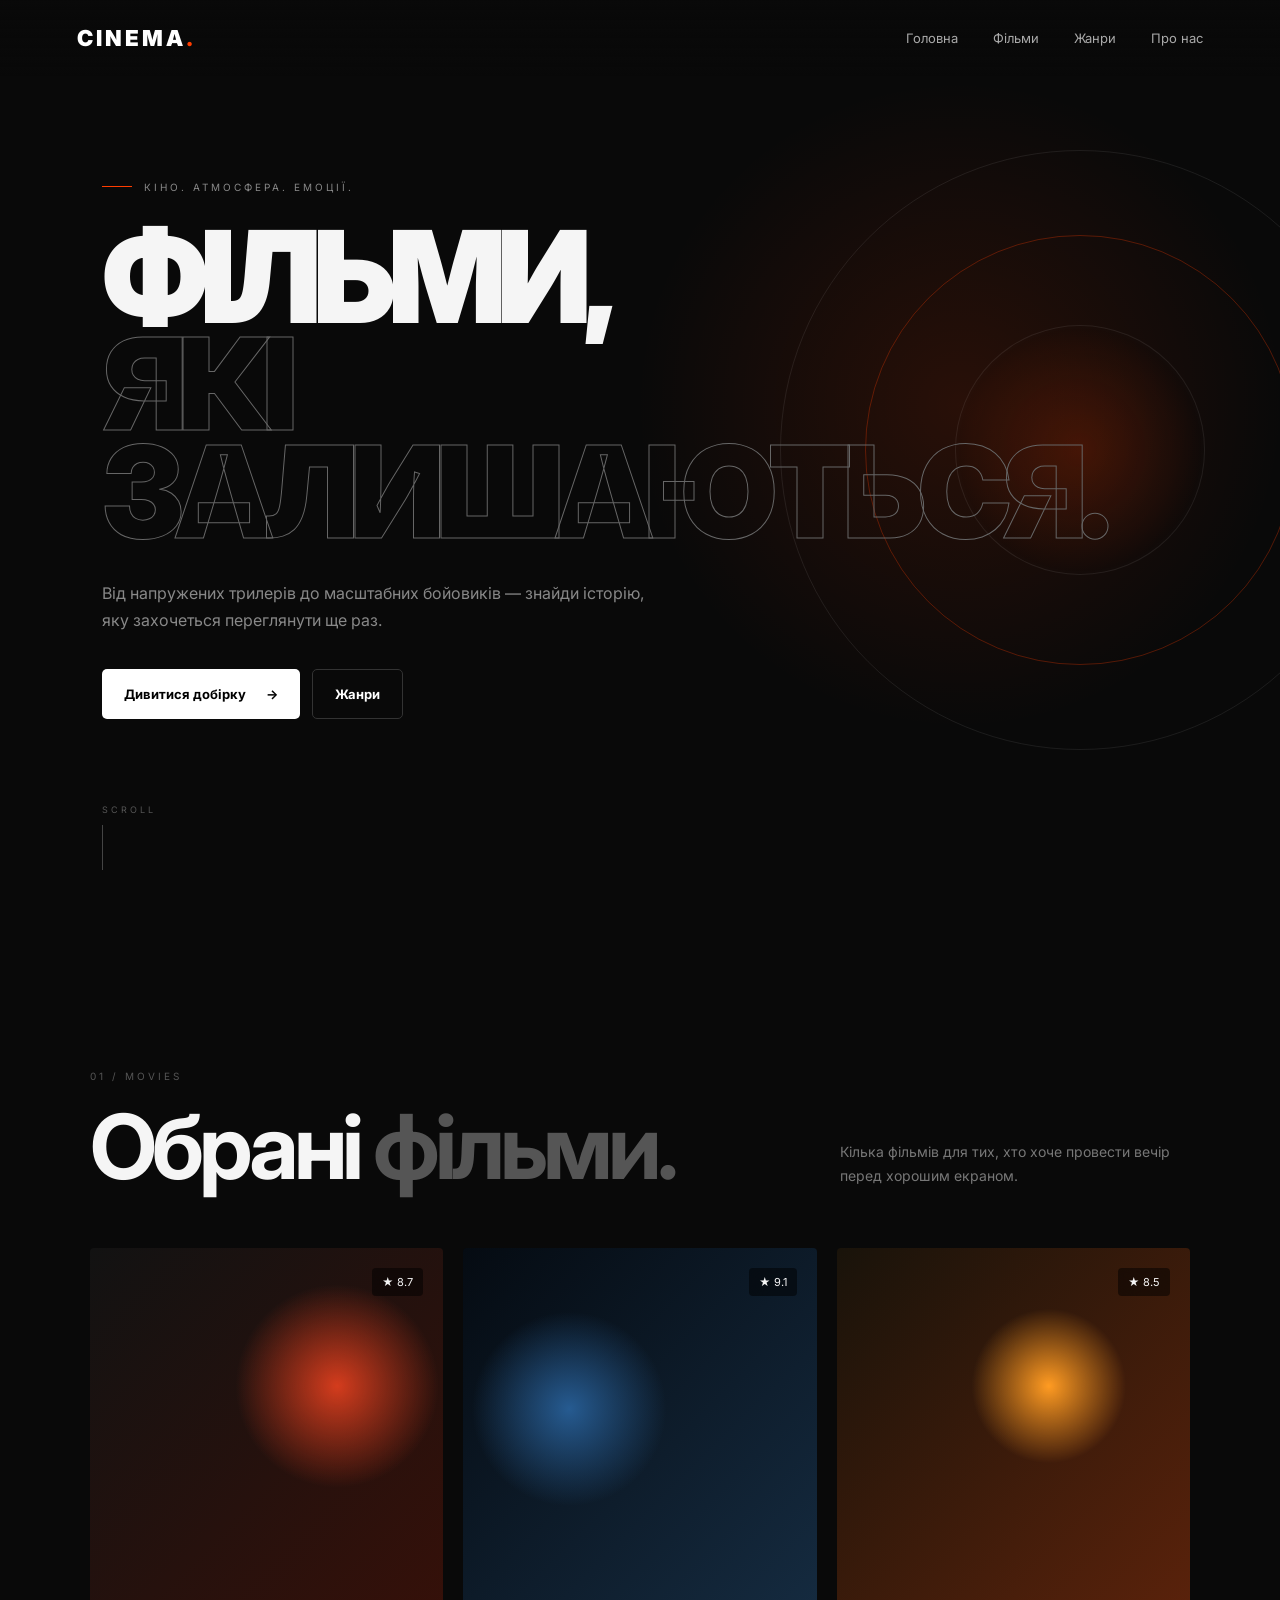
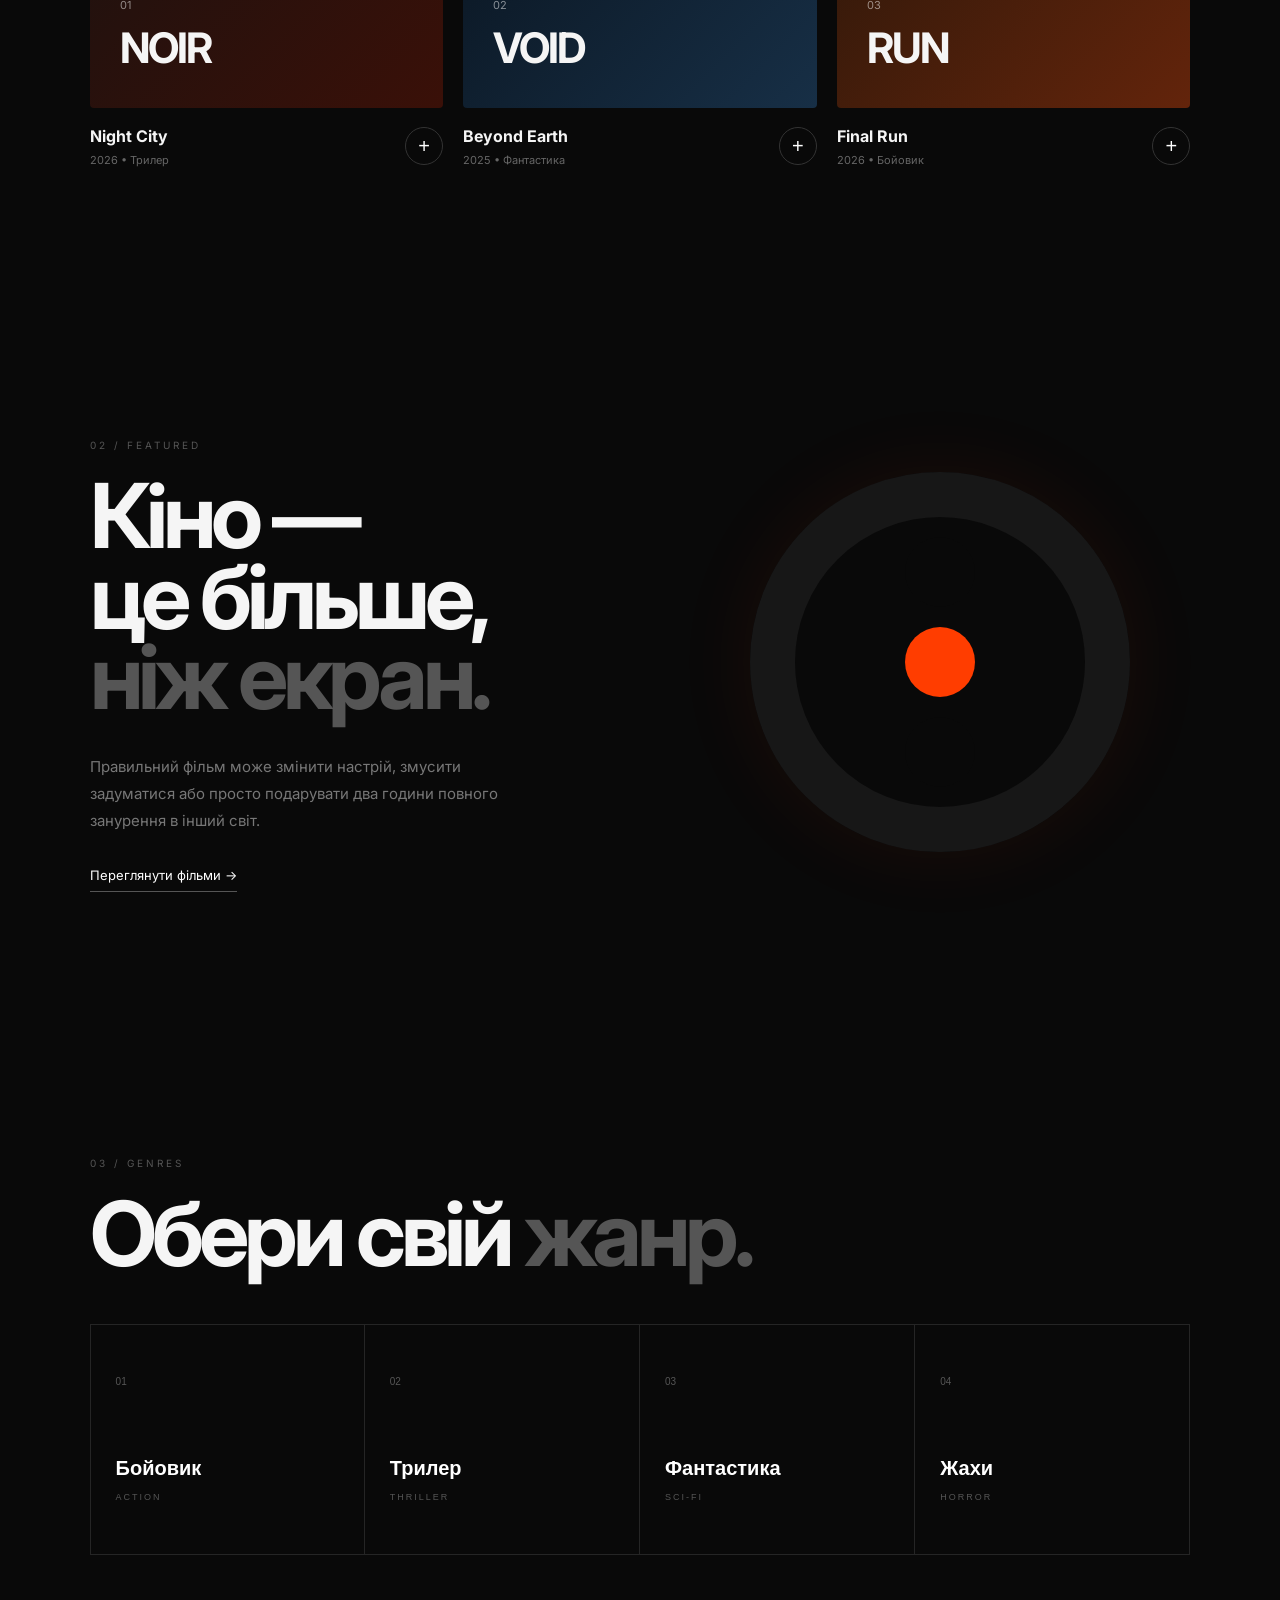
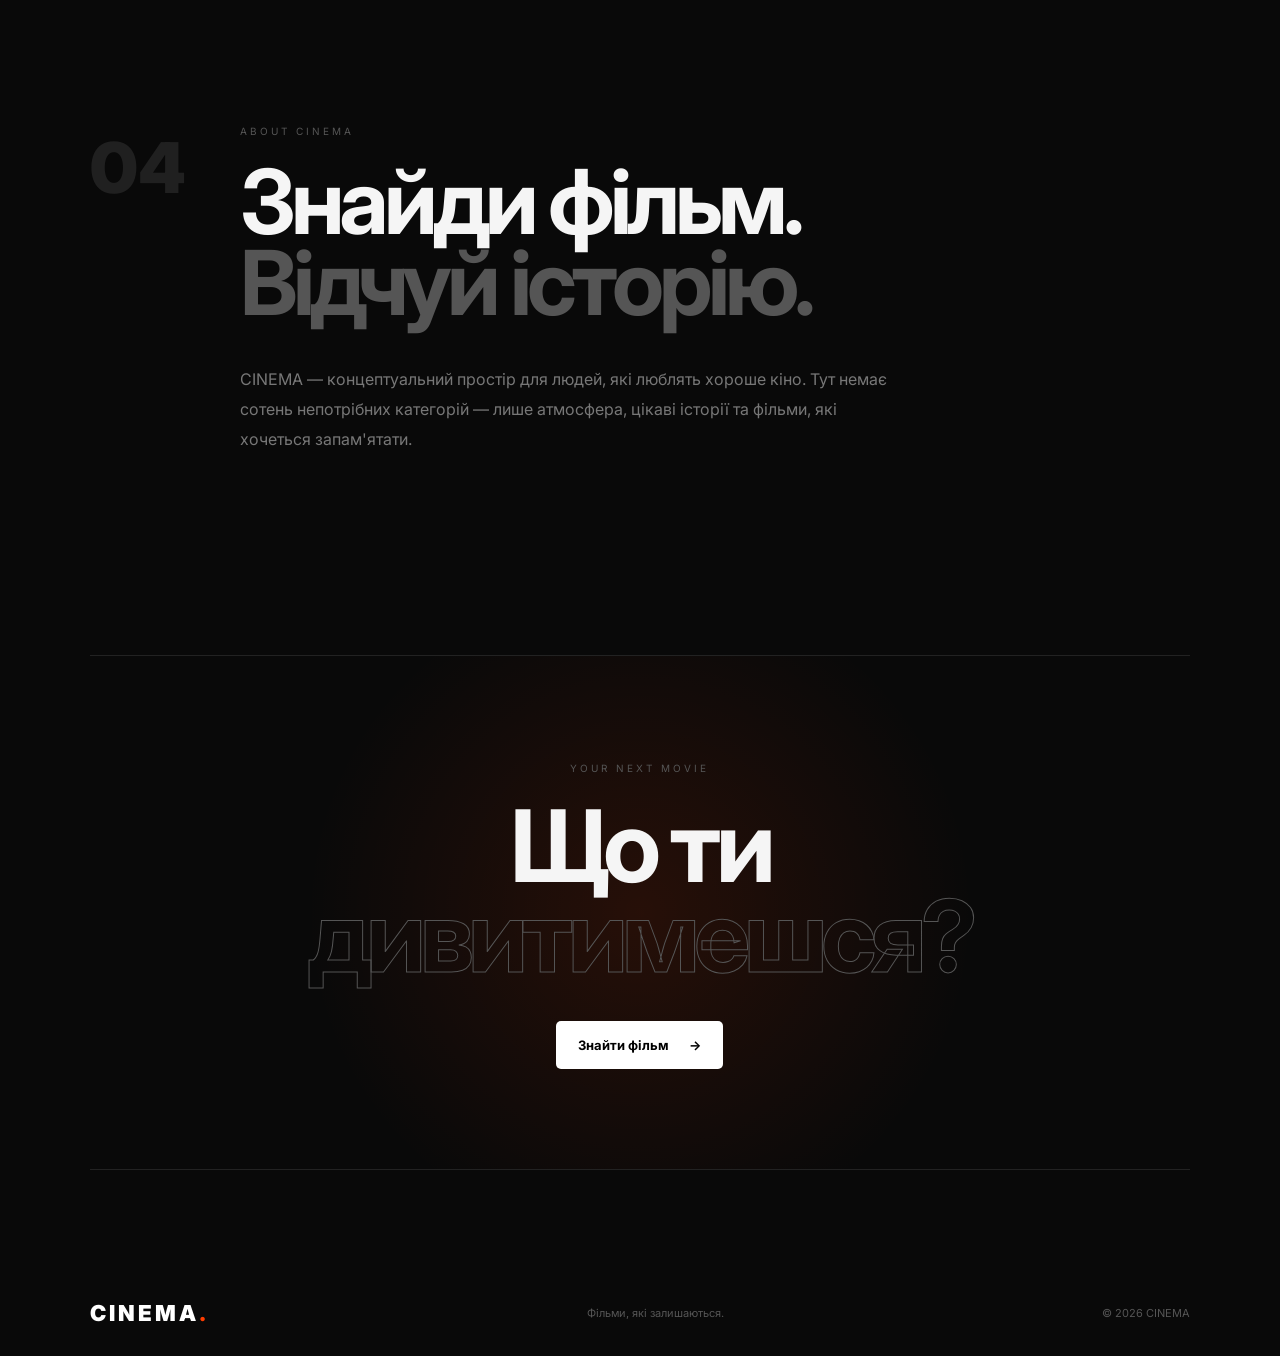
<file: index.html>
<!DOCTYPE html>
<html lang="uk">
<head>
    <!-- Основні мета-теги -->
    <meta charset="UTF-8">
    <meta name="viewport" content="width=device-width, initial-scale=1.0">

    <title>CINEMA — Фільми, які варто побачити</title>

    <meta
        name="description"
        content="CINEMA — добірка сучасних фільмів, трилерів, бойовиків та фантастики. Знаходь фільми для свого наступного вечора."
    >

    <meta
        name="keywords"
        content="фільми, кіно, нові фільми, бойовики, трилери, фантастика, cinema"
    >

    <meta name="author" content="CINEMA">

    <!-- Open Graph -->
    <meta property="og:title" content="CINEMA — Фільми, які варто побачити">
    <meta
        property="og:description"
        content="Відкривай фільми, які залишають після себе враження."
    >
    <meta property="og:type" content="website">

    <!-- Колір браузера на мобільних -->
    <meta name="theme-color" content="#090909">

    <!-- Підключення CSS -->
    <link rel="stylesheet" href="style.css">

    <!-- Google Fonts -->
    <link rel="preconnect" href="https://fonts.googleapis.com">
    <link rel="preconnect" href="https://fonts.gstatic.com" crossorigin>

    <link
        href="https://fonts.googleapis.com/css2?family=Inter:wght@400;500;600;700;800;900&display=swap"
        rel="stylesheet"
    >

    <!-- Google tag (gtag.js) -->
<script async src="https://www.googletagmanager.com/gtag/js?id=G-33D535XS50"></script>
<script>
  window.dataLayer = window.dataLayer || [];
  function gtag(){dataLayer.push(arguments);}
  gtag('js', new Date());

  gtag('config', 'G-33D535XS50');
</script>

</head>

<body>

    <!-- Навігація -->
    <header class="header">

        <a onclick="gtag('event', 'click', {'event_category': 'Link', 'event_label': 'Page Link'});" href="index.html" class="logo">
            CINEMA<span>.</span>
        </a>

        <nav class="nav">
            <a onclick="gtag('event', 'click', {'event_category': 'Link', 'event_label': 'Page Link'});" href="#home">Головна</a>
            <a onclick="gtag('event', 'click', {'event_category': 'Link', 'event_label': 'Page Link'});" href="movies.html">Фільми</a>
            <a onclick="gtag('event', 'click', {'event_category': 'Link', 'event_label': 'Page Link'});" href="#genres">Жанри</a>
            <a onclick="gtag('event', 'click', {'event_category': 'Link', 'event_label': 'Page Link'});" href="#about">Про нас</a>
        </nav>

        <button class="menu-btn" aria-label="Відкрити меню">
            ☰
        </button>

    </header>


    <main>

        <!-- HERO -->
        <section class="hero" id="home">

            <div class="hero-content">

                <div class="hero-label">
                    <span></span>
                    КІНО. АТМОСФЕРА. ЕМОЦІЇ.
                </div>

                <h1>
                    ФІЛЬМИ,
                    <br>
                    <span>ЯКІ ЗАЛИШАЮТЬСЯ.</span>
                </h1>

                <p>
                    Від напружених трилерів до масштабних бойовиків —
                    знайди історію, яку захочеться переглянути ще раз.
                </p>

                <div class="hero-buttons">
                    <a onclick="gtag('event', 'click', {'event_category': 'Link', 'event_label': 'Page Link'});" href="movies.html" class="primary-btn">
                        Дивитися добірку
                        <span>→</span>
                    </a>

                    <a onclick="gtag('event', 'click', {'event_category': 'Link', 'event_label': 'Page Link'});" href="#genres" class="secondary-btn">
                        Жанри
                    </a>
                </div>

            </div>

            <div class="hero-decoration">
                <div class="circle circle-1"></div>
                <div class="circle circle-2"></div>
                <div class="circle circle-3"></div>
            </div>

            <div class="scroll-indicator">
                <span>SCROLL</span>
                <div></div>
            </div>

        </section>


        <!-- MOVIES -->
        <section class="movies section" id="movies">

            <div class="section-top">

                <div>
                    <span class="section-number">01 / MOVIES</span>

                    <h2>
                        Обрані
                        <span>фільми.</span>
                    </h2>
                </div>

                <p>
                    Кілька фільмів для тих,
                    хто хоче провести вечір
                    перед хорошим екраном.
                </p>

            </div>


            <div class="movie-grid">

                <!-- Movie 1 -->
                <article class="movie-card">

                    <div class="movie-poster poster-one">

                        <div class="poster-content">
                            <span>01</span>
                            <strong>NOIR</strong>
                        </div>

                        <div class="movie-rating">
                            ★ 8.7
                        </div>

                    </div>

                    <div class="movie-info">
                        <div>
                            <h3>Night City</h3>
                            <p>2026 • Трилер</p>
                        </div>

                        <button class="plus-btn" aria-label="Додати фільм">
                            +
                        </button>
                    </div>

                </article>


                <!-- Movie 2 -->
                <article class="movie-card">

                    <div class="movie-poster poster-two">

                        <div class="poster-content">
                            <span>02</span>
                            <strong>VOID</strong>
                        </div>

                        <div class="movie-rating">
                            ★ 9.1
                        </div>

                    </div>

                    <div class="movie-info">
                        <div>
                            <h3>Beyond Earth</h3>
                            <p>2025 • Фантастика</p>
                        </div>

                        <button class="plus-btn" aria-label="Додати фільм">
                            +
                        </button>
                    </div>

                </article>


                <!-- Movie 3 -->
                <article class="movie-card">

                    <div class="movie-poster poster-three">

                        <div class="poster-content">
                            <span>03</span>
                            <strong>RUN</strong>
                        </div>

                        <div class="movie-rating">
                            ★ 8.5
                        </div>

                    </div>

                    <div class="movie-info">
                        <div>
                            <h3>Final Run</h3>
                            <p>2026 • Бойовик</p>
                        </div>

                        <button class="plus-btn" aria-label="Додати фільм">
                            +
                        </button>
                    </div>

                </article>

            </div>

        </section>


        <!-- FEATURE -->
        <section class="feature section">

            <div class="feature-content">

                <span class="section-number">02 / FEATURED</span>

                <h2>
                    Кіно —
                    <br>
                    це більше,
                    <span>ніж екран.</span>
                </h2>

                <p>
                    Правильний фільм може змінити настрій,
                    змусити задуматися або просто подарувати
                    два години повного занурення в інший світ.
                </p>

                <a onclick="gtag('event', 'click', {'event_category': 'Link', 'event_label': 'Page Link'});" href="#movies" class="text-link">
                    Переглянути фільми →
                </a>

            </div>

            <div class="feature-visual">
                <div class="film-reel">
                    <div class="reel-center"></div>
                </div>
            </div>

        </section>


        <!-- GENRES -->
        <section class="genres section" id="genres">

            <span class="section-number">03 / GENRES</span>

            <h2>
                Обери свій
                <span>жанр.</span>
            </h2>

            <div class="genre-grid">

                <button class="genre-card">
                    <span>01</span>
                    <strong>Бойовик</strong>
                    <small>ACTION</small>
                </button>

                <button class="genre-card">
                    <span>02</span>
                    <strong>Трилер</strong>
                    <small>THRILLER</small>
                </button>

                <button class="genre-card">
                    <span>03</span>
                    <strong>Фантастика</strong>
                    <small>SCI-FI</small>
                </button>

                <button class="genre-card">
                    <span>04</span>
                    <strong>Жахи</strong>
                    <small>HORROR</small>
                </button>

            </div>

        </section>


        <!-- ABOUT -->
        <section class="about section" id="about">

            <div class="about-number">
                04
            </div>

            <div class="about-content">

                <span class="section-number">ABOUT CINEMA</span>

                <h2>
                    Знайди фільм.
                    <br>
                    <span>Відчуй історію.</span>
                </h2>

                <p>
                    CINEMA — концептуальний простір для людей,
                    які люблять хороше кіно. Тут немає сотень
                    непотрібних категорій — лише атмосфера,
                    цікаві історії та фільми, які хочеться запам'ятати.
                </p>

            </div>

        </section>


        <!-- CTA -->
        <section class="cta">

            <div class="cta-inner">

                <span>YOUR NEXT MOVIE</span>

                <h2>
                    Що ти
                    <span>дивитимешся?</span>
                </h2>

                <a onclick="gtag('event', 'click', {'event_category': 'Link', 'event_label': 'Page Link'});" href="movies.html" class="primary-btn">
                    Знайти фільм
                    <span>→</span>
                </a>

            </div>

        </section>

    </main>


    <!-- FOOTER -->
    <footer class="footer">

        <div class="footer-logo">
            CINEMA<span>.</span>
        </div>

        <p>
            Фільми, які залишаються.
        </p>

        <span class="copyright">
            © 2026 CINEMA
        </span>

    </footer>


    <script src="script.js"></script>

</body>
</html>
</file>
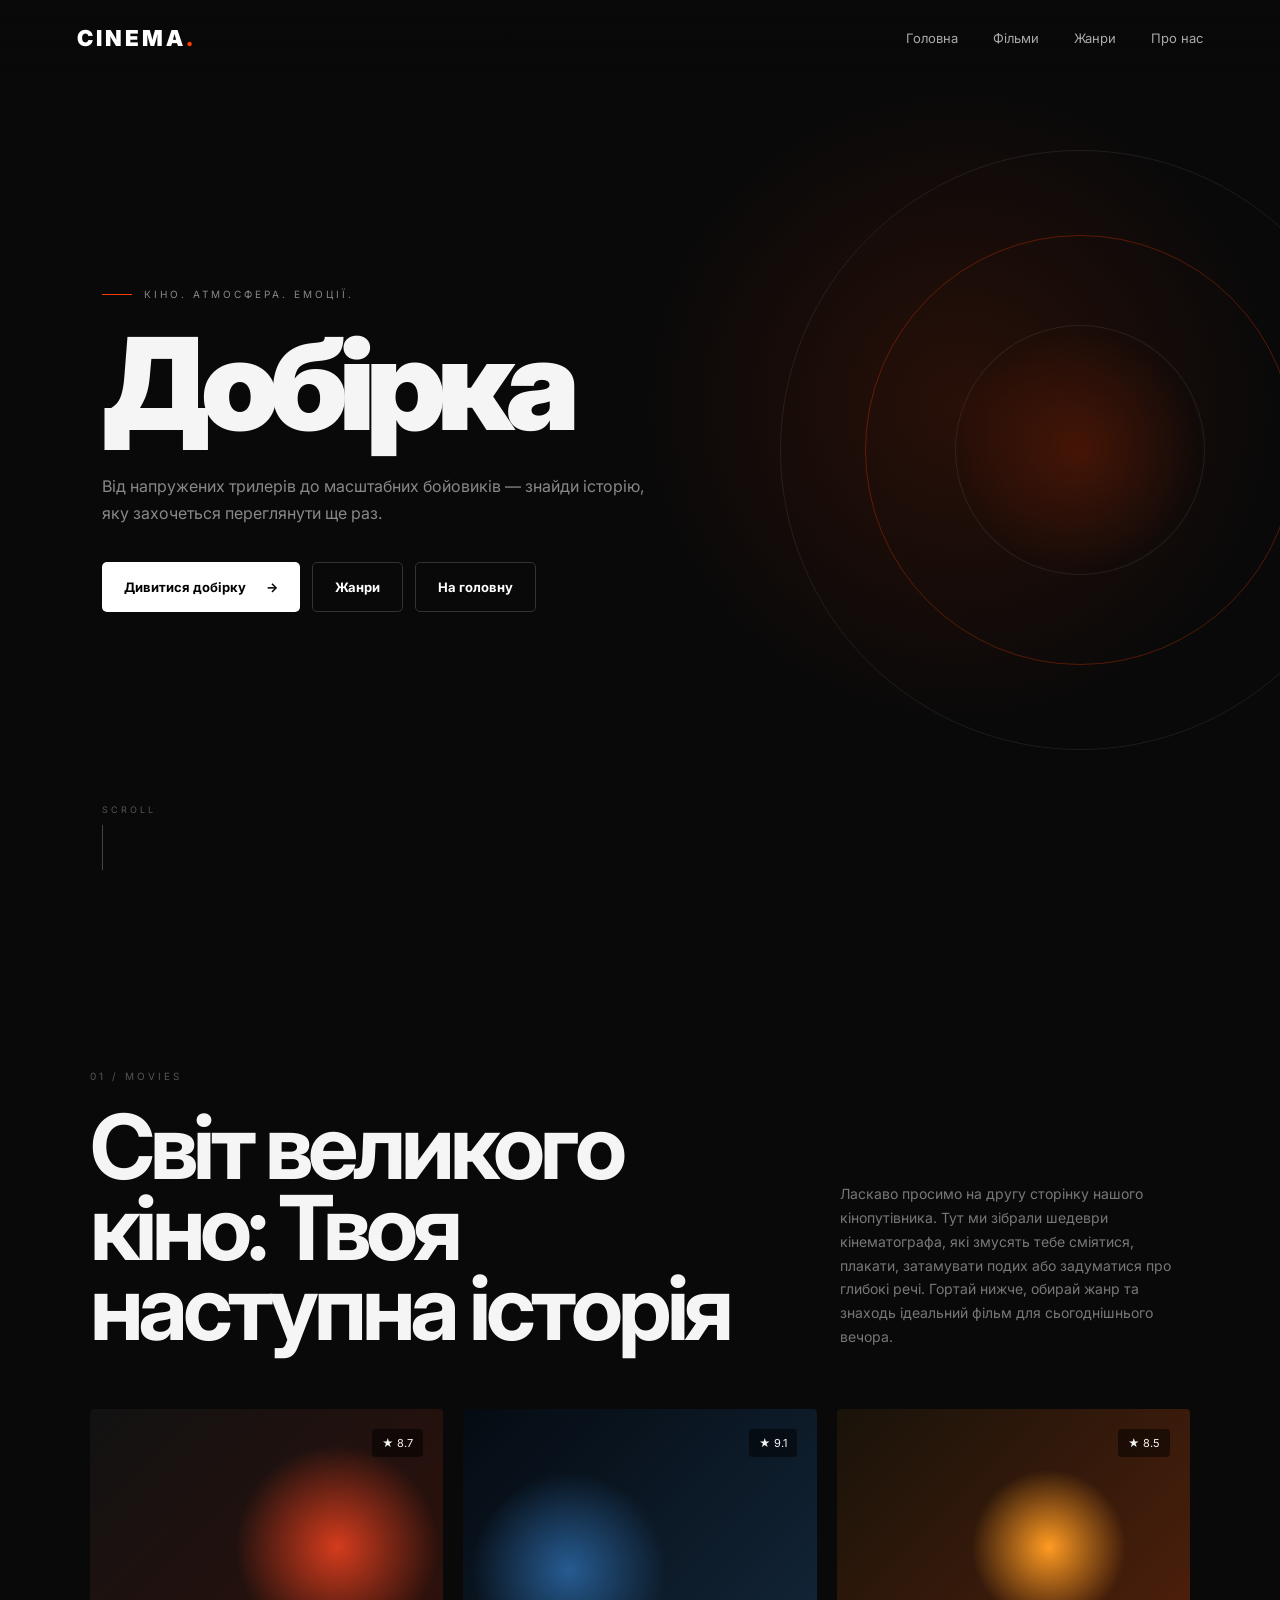
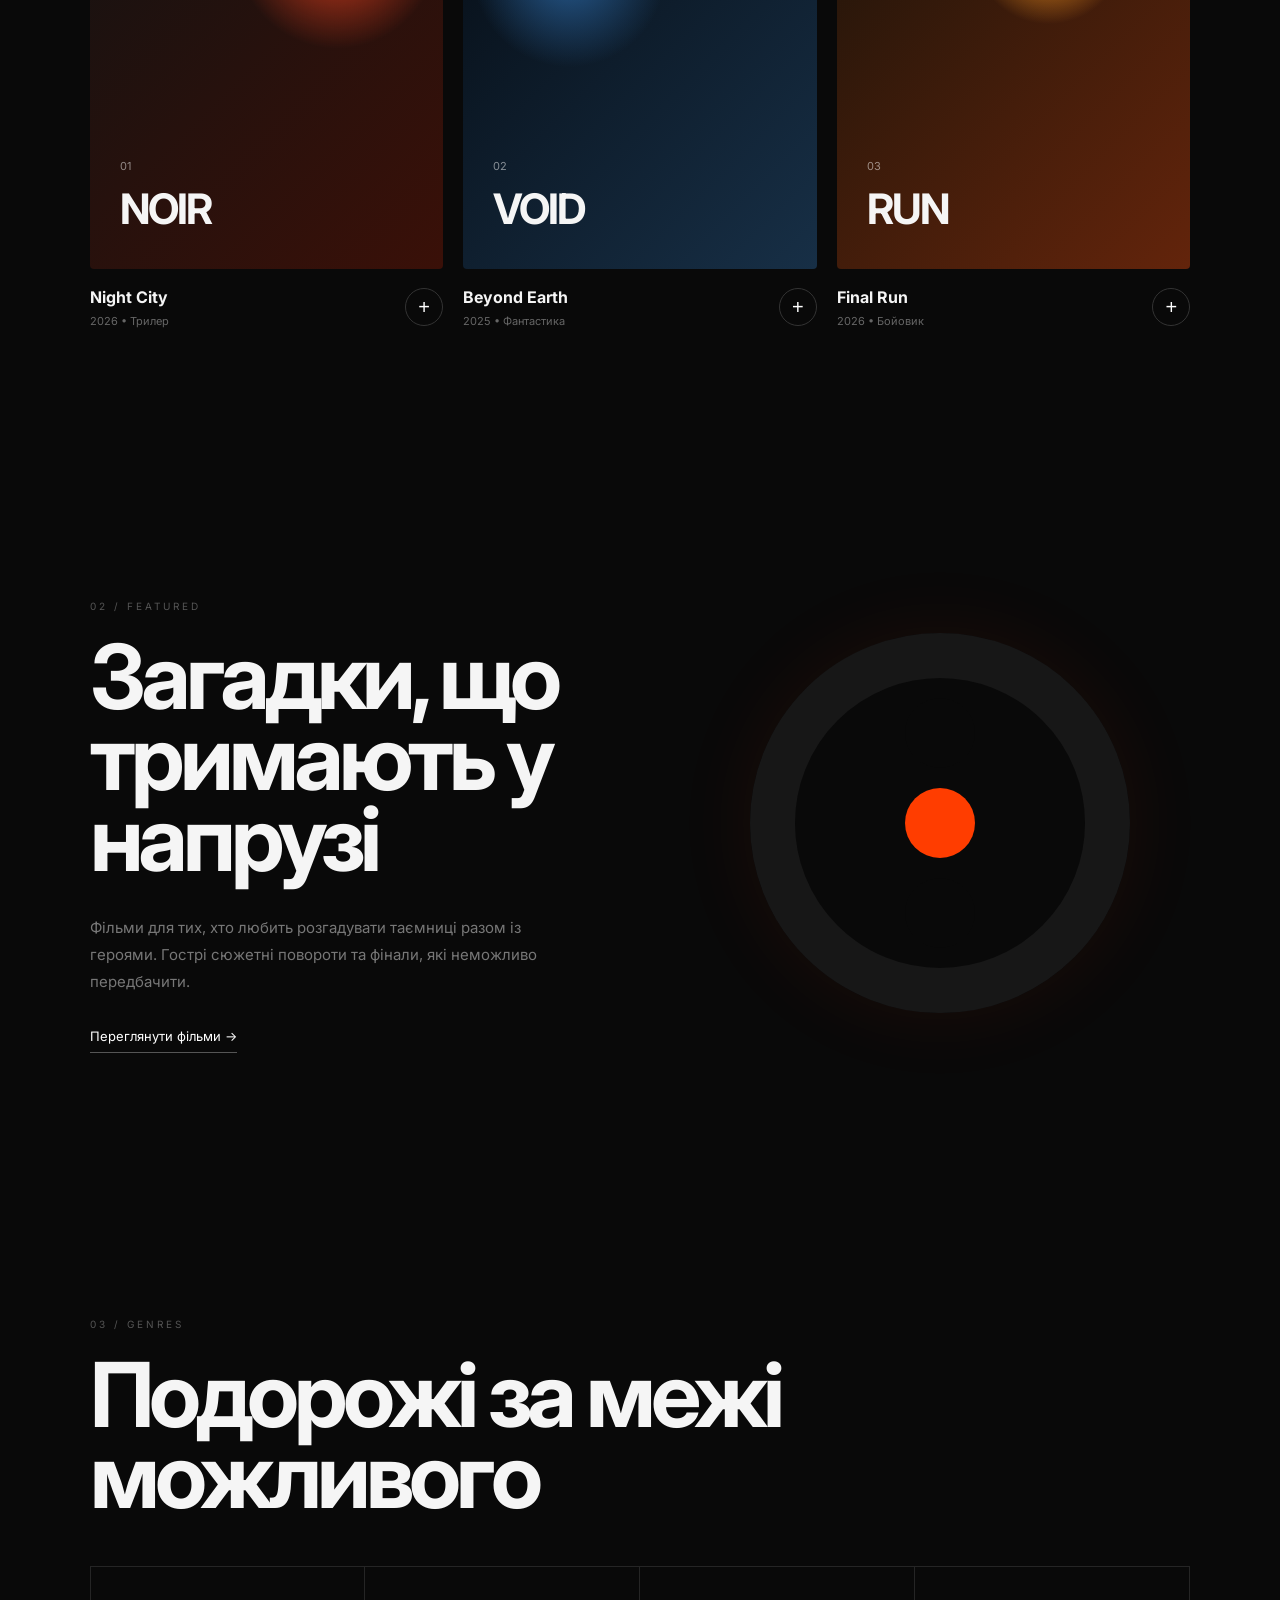
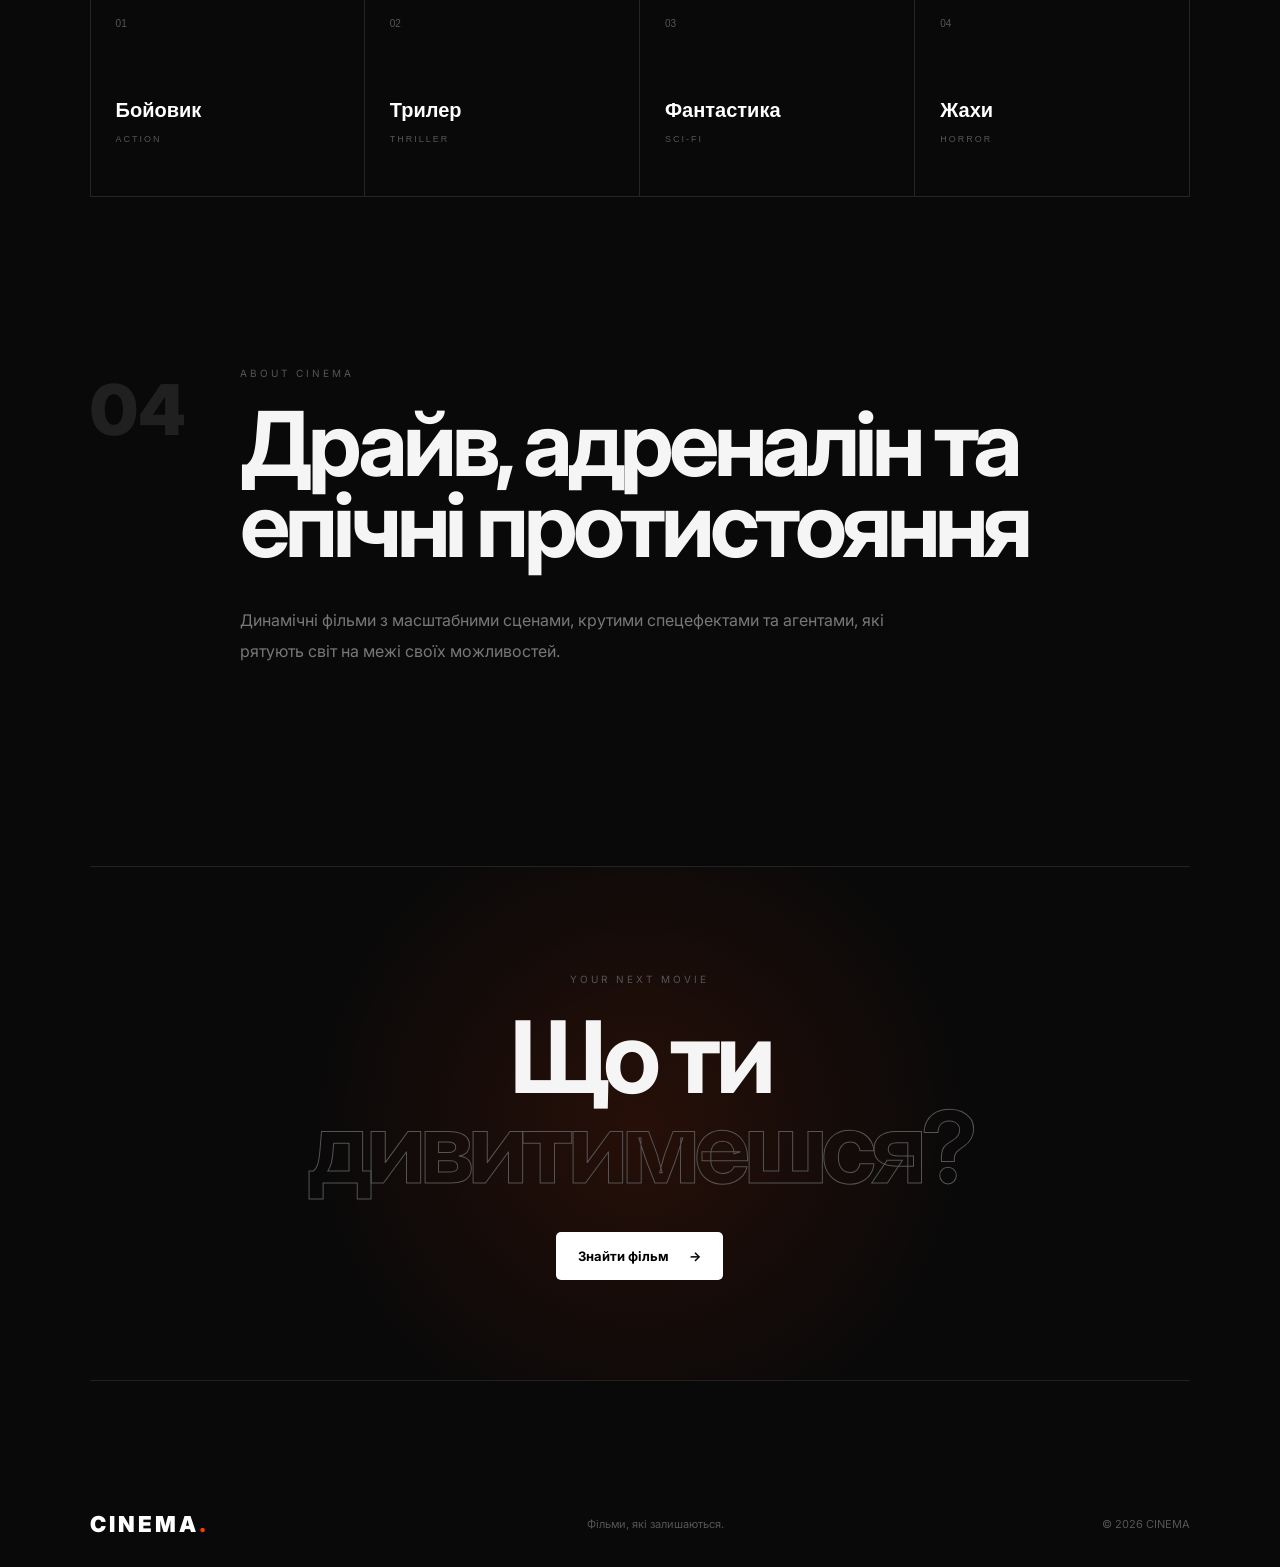
<file: movies.html>
<!DOCTYPE html>
<html lang="uk">
<head>
    <!-- Основні мета-теги -->
    <meta charset="UTF-8">
    <meta name="viewport" content="width=device-width, initial-scale=1.0">

    <title>Топ фільмів для перегляду — Рекомендації та описи кінострічок</title>

    <meta
        name="description"
        content="Друга частина нашого топу фільмів для перегляду. Ознайомтеся з детальними описами та вибирайте найкращі кінострічки для вечірнього перегляду."
    >

    <meta
        name="keywords"
        content="фільми, кіно, нові фільми, бойовики, трилери, фантастика, cinema"
    >

    <meta name="author" content="CINEMA">

    <!-- Open Graph -->
    <meta property="og:title" content="CINEMA — Фільми, які варто побачити">
    <meta
        property="og:description"
        content="Відкривай фільми, які залишають після себе враження."
    >
    <meta property="og:type" content="website">

    <!-- Колір браузера на мобільних -->
    <meta name="theme-color" content="#090909">

    <!-- Підключення CSS -->
    <link rel="stylesheet" href="style.css">

    <!-- Google Fonts -->
    <link rel="preconnect" href="https://fonts.googleapis.com">
    <link rel="preconnect" href="https://fonts.gstatic.com" crossorigin>

    <link
        href="https://fonts.googleapis.com/css2?family=Inter:wght@400;500;600;700;800;900&display=swap"
        rel="stylesheet"
    >

    <!-- Google tag (gtag.js) -->
<script async src="https://www.googletagmanager.com/gtag/js?id=G-33D535XS50"></script>
<script>
  window.dataLayer = window.dataLayer || [];
  function gtag(){dataLayer.push(arguments);}
  gtag('js', new Date());

  gtag('config', 'G-33D535XS50');
</script>

</head>

<body>

    <!-- Навігація -->
    <header class="header">

        <a onclick="gtag('event', 'click', {'event_category': 'Link', 'event_label': 'Page Link'});" href="index.html" class="logo">
            CINEMA<span>.</span>
        </a>

        <nav class="nav">
            <a onclick="gtag('event', 'click', {'event_category': 'Link', 'event_label': 'Page Link'});" href="index.html#home">Головна</a>
            <a onclick="gtag('event', 'click', {'event_category': 'Link', 'event_label': 'Page Link'});" href="#movies">Фільми</a>
            <a onclick="gtag('event', 'click', {'event_category': 'Link', 'event_label': 'Page Link'});" href="#genres">Жанри</a>
            <a onclick="gtag('event', 'click', {'event_category': 'Link', 'event_label': 'Page Link'});" href="#about">Про нас</a>
        </nav>

        <button class="menu-btn" aria-label="Відкрити меню">
            ☰
        </button>

    </header>


    <main>

        <!-- HERO -->
        <section class="hero" id="home">

            <div class="hero-content">

                <div class="hero-label">
                    <span></span>
                    КІНО. АТМОСФЕРА. ЕМОЦІЇ.
                </div>

                <h1>
                   Добірка
                </h1>

                <p>
                    Від напружених трилерів до масштабних бойовиків —
                    знайди історію, яку захочеться переглянути ще раз.
                </p>

                <div class="hero-buttons">
                    <a onclick="gtag('event', 'click', {'event_category': 'Link', 'event_label': 'Page Link'});" href="#movies" class="primary-btn">
                        Дивитися добірку
                        <span>→</span>
                    </a>

                    <a onclick="gtag('event', 'click', {'event_category': 'Link', 'event_label': 'Page Link'});" href="#genres" class="secondary-btn">
                        Жанри
                    </a>

                    <a onclick="gtag('event', 'click', {'event_category': 'Link', 'event_label': 'Page Link'});" href="index.html" class="secondary-btn">
                        На головну
                    </a>
                </div>

            </div>

            <div class="hero-decoration">
                <div class="circle circle-1"></div>
                <div class="circle circle-2"></div>
                <div class="circle circle-3"></div>
            </div>

            <div class="scroll-indicator">
                <span>SCROLL</span>
                <div></div>
            </div>

        </section>


        <!-- MOVIES -->
        <section class="movies section" id="movies">

            <div class="section-top">

                <div>
                    <span class="section-number">01 / MOVIES</span>

                    <h2>
                        Світ великого кіно: Твоя наступна історія
                       
                    </h2>
                </div>

                <p>
                   Ласкаво просимо на другу сторінку нашого кінопутівника.
                   Тут ми зібрали шедеври кінематографа, які змусять тебе сміятися,
                   плакати, затамувати подих або задуматися про глибокі речі.
                   Гортай нижче, обирай жанр
                   та знаходь ідеальний фільм для сьогоднішнього вечора.
                </p>

            </div>


            <div class="movie-grid">

                <!-- Movie 1 -->
                <article class="movie-card">

                    <div class="movie-poster poster-one">

                        <div class="poster-content">
                            <span>01</span>
                            <strong>NOIR</strong>
                        </div>

                        <div class="movie-rating">
                            ★ 8.7
                        </div>

                    </div>

                    <div class="movie-info">
                        <div>
                            <h3>Night City</h3>
                            <p>2026 • Трилер</p>
                        </div>

                        <button class="plus-btn" aria-label="Додати фільм">
                            +
                        </button>
                    </div>

                </article>


                <!-- Movie 2 -->
                <article class="movie-card">

                    <div class="movie-poster poster-two">

                        <div class="poster-content">
                            <span>02</span>
                            <strong>VOID</strong>
                        </div>

                        <div class="movie-rating">
                            ★ 9.1
                        </div>

                    </div>

                    <div class="movie-info">
                        <div>
                            <h3>Beyond Earth</h3>
                            <p>2025 • Фантастика</p>
                        </div>

                        <button class="plus-btn" aria-label="Додати фільм">
                            +
                        </button>
                    </div>

                </article>


                <!-- Movie 3 -->
                <article class="movie-card">

                    <div class="movie-poster poster-three">

                        <div class="poster-content">
                            <span>03</span>
                            <strong>RUN</strong>
                        </div>

                        <div class="movie-rating">
                            ★ 8.5
                        </div>

                    </div>

                    <div class="movie-info">
                        <div>
                            <h3>Final Run</h3>
                            <p>2026 • Бойовик</p>
                        </div>

                        <button class="plus-btn" aria-label="Додати фільм">
                            +
                        </button>
                    </div>

                </article>

            </div>

        </section>


        <!-- FEATURE -->
        <section class="feature section">

            <div class="feature-content">

                <span class="section-number">02 / FEATURED</span>

                <h2>
                    Загадки, що тримають у напрузі
                </h2>

                <p>
                    Фільми для тих, хто любить розгадувати таємниці разом із героями.
                    Гострі сюжетні повороти та фінали,
                    які неможливо передбачити.
                </p>

                <a onclick="gtag('event', 'click', {'event_category': 'Link', 'event_label': 'Page Link'});" href="#movies" class="text-link">
                    Переглянути фільми →
                </a>

            </div>

            <div class="feature-visual">
                <div class="film-reel">
                    <div class="reel-center"></div>
                </div>
            </div>

        </section>


        <!-- GENRES -->
        <section class="genres section" id="genres">

            <span class="section-number">03 / GENRES</span>

            <h2>
               Подорожі за межі можливого
            </h2>

            <div class="genre-grid">

                <button class="genre-card">
                    <span>01</span>
                    <strong>Бойовик</strong>
                    <small>ACTION</small>
                </button>

                <button class="genre-card">
                    <span>02</span>
                    <strong>Трилер</strong>
                    <small>THRILLER</small>
                </button>

                <button class="genre-card">
                    <span>03</span>
                    <strong>Фантастика</strong>
                    <small>SCI-FI</small>
                </button>

                <button class="genre-card">
                    <span>04</span>
                    <strong>Жахи</strong>
                    <small>HORROR</small>
                </button>

            </div>

        </section>


        <!-- ABOUT -->
        <section class="about section" id="about">

            <div class="about-number">
                04
            </div>

            <div class="about-content">

                <span class="section-number">ABOUT CINEMA</span>

                <h2>
                    Драйв, адреналін та епічні протистояння
                </h2>

                <p>
                   Динамічні фільми з масштабними сценами,
                   крутими спецефектами та агентами, 
                   які рятують світ на межі своїх можливостей.
                </p>

            </div>

        </section>


        <!-- CTA -->
        <section class="cta">

            <div class="cta-inner">

                <span>YOUR NEXT MOVIE</span>

                <h2>
                    Що ти
                    <span>дивитимешся?</span>
                </h2>

                <a onclick="gtag('event', 'click', {'event_category': 'Link', 'event_label': 'Page Link'});" href="#movies" class="primary-btn">
                    Знайти фільм
                    <span>→</span>
                </a>

            </div>

        </section>

    </main>


    <!-- FOOTER -->
    <footer class="footer">

        <div class="footer-logo">
            CINEMA<span>.</span>
        </div>

        <p>
            Фільми, які залишаються.
        </p>

        <span class="copyright">
            © 2026 CINEMA
        </span>

    </footer>


    <script src="script.js"></script>

    
</body>
</html>
</file>
<file: style.css>
* {
    margin: 0;
    padding: 0;
    box-sizing: border-box;
}

:root {
    --bg: #090909;
    --card: #111111;
    --white: #f5f5f5;
    --gray: #8a8a8a;
    --dark-gray: #292929;
    --accent: #ff3d00;
}

html {
    scroll-behavior: smooth;
}

body {
    font-family: "Inter", sans-serif;
    background: var(--bg);
    color: var(--white);
    overflow-x: hidden;
}

body::selection {
    background: var(--accent);
    color: white;
}


/* =========================
   HEADER
========================= */

.header {
    position: fixed;
    top: 0;
    left: 0;

    width: 100%;

    padding: 25px 6%;

    display: flex;
    align-items: center;
    justify-content: space-between;

    z-index: 100;

    background: linear-gradient(
        to bottom,
        rgba(9, 9, 9, 0.9),
        transparent
    );

    transition: 0.4s;
}

.header.scrolled {
    padding: 16px 6%;

    background: rgba(9, 9, 9, 0.85);

    backdrop-filter: blur(15px);
}

.logo,
.footer-logo {
    color: white;

    text-decoration: none;

    font-size: 22px;
    font-weight: 900;

    letter-spacing: 3px;
}

.logo span,
.footer-logo span {
    color: var(--accent);
}

.nav {
    display: flex;
    gap: 35px;
}

.nav a {
    color: #aaa;

    text-decoration: none;

    font-size: 13px;

    transition: 0.3s;
}

.nav a:hover {
    color: white;
}

.menu-btn {
    display: none;

    border: none;
    background: none;

    color: white;

    font-size: 25px;

    cursor: pointer;
}


/* =========================
   HERO
========================= */

.hero {
    min-height: 100vh;

    position: relative;

    display: flex;
    align-items: center;

    padding: 120px 8%;

    overflow: hidden;

    background:
        radial-gradient(
            circle at 75% 45%,
            rgba(255, 61, 0, 0.13),
            transparent 30%
        );
}

.hero-content {
    max-width: 950px;

    position: relative;

    z-index: 2;
}

.hero-label {
    display: flex;
    align-items: center;

    gap: 12px;

    color: #888;

    font-size: 10px;

    letter-spacing: 3px;

    margin-bottom: 30px;
}

.hero-label span {
    width: 30px;
    height: 1px;

    background: var(--accent);
}

.hero h1 {
    font-size: clamp(60px, 10vw, 145px);

    line-height: 0.84;

    letter-spacing: -9px;

    font-weight: 900;
}

.hero h1 span {
    color: transparent;

    -webkit-text-stroke: 1px #666;

    transition: 0.5s;
}

.hero h1:hover span {
    color: white;

    -webkit-text-stroke: 0;
}

.hero p {
    max-width: 550px;

    color: #888;

    font-size: 16px;

    line-height: 1.7;

    margin: 35px 0;
}

.hero-buttons {
    display: flex;

    gap: 12px;
}

.primary-btn,
.secondary-btn {
    display: inline-flex;

    align-items: center;

    gap: 20px;

    padding: 16px 22px;

    border-radius: 5px;

    text-decoration: none;

    font-size: 13px;

    font-weight: 700;

    transition: 0.35s;
}

.primary-btn {
    background: white;
    color: black;
}

.primary-btn:hover {
    background: var(--accent);
    color: white;

    transform: translateY(-4px);
}

.secondary-btn {
    border: 1px solid #333;

    color: white;
}

.secondary-btn:hover {
    border-color: #777;

    transform: translateY(-4px);
}


/* Hero decoration */

.hero-decoration {
    position: absolute;

    right: -100px;
    top: 50%;

    transform: translateY(-50%);

    width: 600px;
    height: 600px;
}

.circle {
    position: absolute;

    border-radius: 50%;

    border: 1px solid rgba(255, 255, 255, 0.08);
}

.circle-1 {
    width: 600px;
    height: 600px;
}

.circle-2 {
    width: 430px;
    height: 430px;

    top: 85px;
    left: 85px;

    border-color: rgba(255, 61, 0, 0.3);
}

.circle-3 {
    width: 250px;
    height: 250px;

    top: 175px;
    left: 175px;

    background: radial-gradient(
        circle,
        rgba(255, 61, 0, 0.18),
        transparent 70%
    );
}

.scroll-indicator {
    position: absolute;

    bottom: 30px;
    left: 8%;

    color: #555;

    font-size: 9px;

    letter-spacing: 3px;
}

.scroll-indicator div {
    width: 1px;
    height: 45px;

    margin-top: 10px;

    background: #444;
}


/* =========================
   SECTIONS
========================= */

.section {
    width: 86%;

    max-width: 1250px;

    margin: 170px auto;
}

.section-number {
    display: block;

    color: #555;

    font-size: 10px;

    letter-spacing: 3px;

    margin-bottom: 25px;
}

.section h2 {
    font-size: clamp(45px, 7vw, 90px);

    line-height: 0.9;

    letter-spacing: -5px;
}

.section h2 span {
    color: #555;
}


/* =========================
   MOVIES
========================= */

.section-top {
    display: flex;

    justify-content: space-between;

    align-items: end;

    gap: 50px;

    margin-bottom: 60px;
}

.section-top > p {
    max-width: 350px;

    color: #777;

    line-height: 1.7;

    font-size: 14px;
}

.movie-grid {
    display: grid;

    grid-template-columns: repeat(3, 1fr);

    gap: 20px;
}

.movie-card {
    cursor: pointer;
}

.movie-poster {
    height: 460px;

    position: relative;

    overflow: hidden;

    border-radius: 4px;

    transition: 0.5s;
}

.movie-card:hover .movie-poster {
    transform: translateY(-10px);
}


/* Fake movie posters */

.poster-one {
    background:
        radial-gradient(
            circle at 70% 30%,
            #d43c1d,
            transparent 25%
        ),
        linear-gradient(
            135deg,
            #121212,
            #3a1008
        );
}

.poster-two {
    background:
        radial-gradient(
            circle at 30% 35%,
            #265b91,
            transparent 25%
        ),
        linear-gradient(
            135deg,
            #050b12,
            #172f46
        );
}

.poster-three {
    background:
        radial-gradient(
            circle at 60% 30%,
            #ff9b22,
            transparent 20%
        ),
        linear-gradient(
            135deg,
            #19130a,
            #63240b
        );
}

.poster-content {
    position: absolute;

    left: 30px;
    bottom: 35px;
}

.poster-content span {
    display: block;

    color: rgba(255,255,255,0.5);

    font-size: 11px;

    margin-bottom: 10px;
}

.poster-content strong {
    font-size: 42px;

    letter-spacing: -2px;
}

.movie-rating {
    position: absolute;

    top: 20px;
    right: 20px;

    padding: 7px 10px;

    background: rgba(0,0,0,0.5);

    backdrop-filter: blur(10px);

    border-radius: 4px;

    font-size: 11px;
}

.movie-info {
    display: flex;

    justify-content: space-between;

    align-items: center;

    padding-top: 18px;
}

.movie-info h3 {
    font-size: 16px;

    margin-bottom: 7px;
}

.movie-info p {
    color: #666;

    font-size: 11px;
}

.plus-btn {
    width: 38px;
    height: 38px;

    border-radius: 50%;

    border: 1px solid #333;

    background: transparent;

    color: white;

    font-size: 20px;

    cursor: pointer;

    transition: 0.3s;
}

.plus-btn:hover {
    background: white;
    color: black;
}


/* =========================
   FEATURE
========================= */

.feature {
    min-height: 650px;

    display: grid;

    grid-template-columns: 1fr 1fr;

    align-items: center;

    gap: 100px;
}

.feature-content h2 {
    margin-bottom: 35px;
}

.feature-content p {
    max-width: 450px;

    color: #777;

    line-height: 1.8;

    font-size: 15px;

    margin-bottom: 30px;
}

.text-link {
    color: white;

    text-decoration: none;

    font-size: 13px;

    border-bottom: 1px solid #555;

    padding-bottom: 8px;
}


/* Film reel */

.feature-visual {
    display: flex;

    justify-content: center;

    align-items: center;
}

.film-reel {
    width: 380px;
    height: 380px;

    border-radius: 50%;

    border: 45px solid #171717;

    position: relative;

    box-shadow:
        0 0 80px rgba(255,61,0,0.08);

    animation: spin 25s linear infinite;
}

.film-reel::before,
.film-reel::after {
    content: "";

    position: absolute;

    width: 70px;
    height: 70px;

    border-radius: 50%;

    background: var(--bg);
}

.film-reel::before {
    top: 20px;
    left: 50%;

    transform: translateX(-50%);
}

.film-reel::after {
    bottom: 20px;
    left: 50%;

    transform: translateX(-50%);
}

.reel-center {
    position: absolute;

    width: 70px;
    height: 70px;

    border-radius: 50%;

    background: var(--accent);

    top: 50%;
    left: 50%;

    transform: translate(-50%, -50%);
}

@keyframes spin {
    to {
        transform: rotate(360deg);
    }
}


/* =========================
   GENRES
========================= */

.genres h2 {
    margin-bottom: 50px;
}

.genre-grid {
    display: grid;

    grid-template-columns: repeat(4, 1fr);

    border-top: 1px solid #252525;
}

.genre-card {
    min-height: 230px;

    padding: 25px;

    text-align: left;

    background: transparent;

    color: white;

    border: none;

    border-right: 1px solid #252525;

    border-bottom: 1px solid #252525;

    cursor: pointer;

    transition: 0.4s;
}

.genre-card:first-child {
    border-left: 1px solid #252525;
}

.genre-card:hover {
    background: #141414;

    padding-top: 15px;
}

.genre-card span {
    display: block;

    color: #555;

    font-size: 10px;

    margin-bottom: 70px;
}

.genre-card strong {
    display: block;

    font-size: 20px;

    margin-bottom: 8px;
}

.genre-card small {
    color: #555;

    font-size: 9px;

    letter-spacing: 2px;
}


/* =========================
   ABOUT
========================= */

.about {
    display: grid;

    grid-template-columns: 100px 1fr;

    gap: 50px;
}

.about-number {
    font-size: 70px;

    color: #202020;

    font-weight: 900;
}

.about-content h2 {
    margin-bottom: 40px;
}

.about-content p {
    max-width: 650px;

    color: #777;

    line-height: 1.9;

    font-size: 16px;
}


/* =========================
   CTA
========================= */

.cta {
    width: 86%;

    max-width: 1250px;

    margin: 200px auto 100px;

    padding: 100px 30px;

    text-align: center;

    background:
        radial-gradient(
            circle,
            rgba(255,61,0,0.12),
            transparent 55%
        );

    border-top: 1px solid #222;
    border-bottom: 1px solid #222;
}

.cta-inner > span {
    color: #555;

    font-size: 10px;

    letter-spacing: 3px;
}

.cta h2 {
    font-size: clamp(50px, 8vw, 100px);

    line-height: 0.9;

    letter-spacing: -6px;

    margin: 25px 0 40px;
}

.cta h2 span {
    display: block;

    color: transparent;

    -webkit-text-stroke: 1px #555;
}


/* =========================
   FOOTER
========================= */

.footer {
    width: 86%;

    max-width: 1250px;

    margin: auto;

    padding: 30px 0;

    display: flex;

    align-items: center;

    justify-content: space-between;

    color: #555;

    font-size: 11px;
}


/* =========================
   SCROLL ANIMATION
========================= */

.section,
.cta {
    opacity: 0;

    transform: translateY(40px);

    transition:
        opacity 0.9s ease,
        transform 0.9s ease;
}

.section.visible,
.cta.visible {
    opacity: 1;

    transform: translateY(0);
}


/* =========================
   MOBILE
========================= */

@media (max-width: 850px) {

    .nav {
        display: none;
    }

    .menu-btn {
        display: block;
    }

    .hero {
        padding: 120px 6%;
    }

    .hero-decoration {
        opacity: 0.5;

        right: -300px;
    }

    .hero h1 {
        letter-spacing: -5px;
    }

    .section-top {
        flex-direction: column;

        align-items: start;
    }

    .movie-grid {
        grid-template-columns: 1fr;
    }

    .movie-poster {
        height: 500px;
    }

    .feature {
        grid-template-columns: 1fr;

        gap: 60px;
    }

    .feature-visual {
        order: -1;
    }

    .genre-grid {
        grid-template-columns: repeat(2, 1fr);
    }

    .genre-card:nth-child(2) {
        border-right: none;
    }

    .about {
        grid-template-columns: 1fr;

        gap: 20px;
    }

    .about-number {
        font-size: 40px;
    }

    .footer {
        flex-direction: column;

        gap: 15px;

        text-align: center;
    }
}


@media (max-width: 500px) {

    .header {
        padding: 20px 5%;
    }

    .hero {
        min-height: 850px;
    }

    .hero h1 {
        font-size: 58px;

        letter-spacing: -4px;
    }

    .hero p {
        font-size: 14px;
    }

    .hero-buttons {
        flex-direction: column;

        align-items: stretch;
    }

    .primary-btn,
    .secondary-btn {
        justify-content: center;
    }

    .section {
        width: 90%;

        margin: 120px auto;
    }

    .section h2 {
        letter-spacing: -3px;
    }

    .movie-poster {
        height: 430px;
    }

    .film-reel {
        width: 280px;
        height: 280px;

        border-width: 35px;
    }

    .genre-grid {
        grid-template-columns: 1fr;
    }

    .genre-card {
        border-left: 1px solid #252525;
        border-right: 1px solid #252525;
    }

    .genre-card span {
        margin-bottom: 45px;
    }

    .cta {
        width: 90%;

        padding: 80px 15px;
    }

    .cta h2 {
        letter-spacing: -4px;
    }

}
</file>
